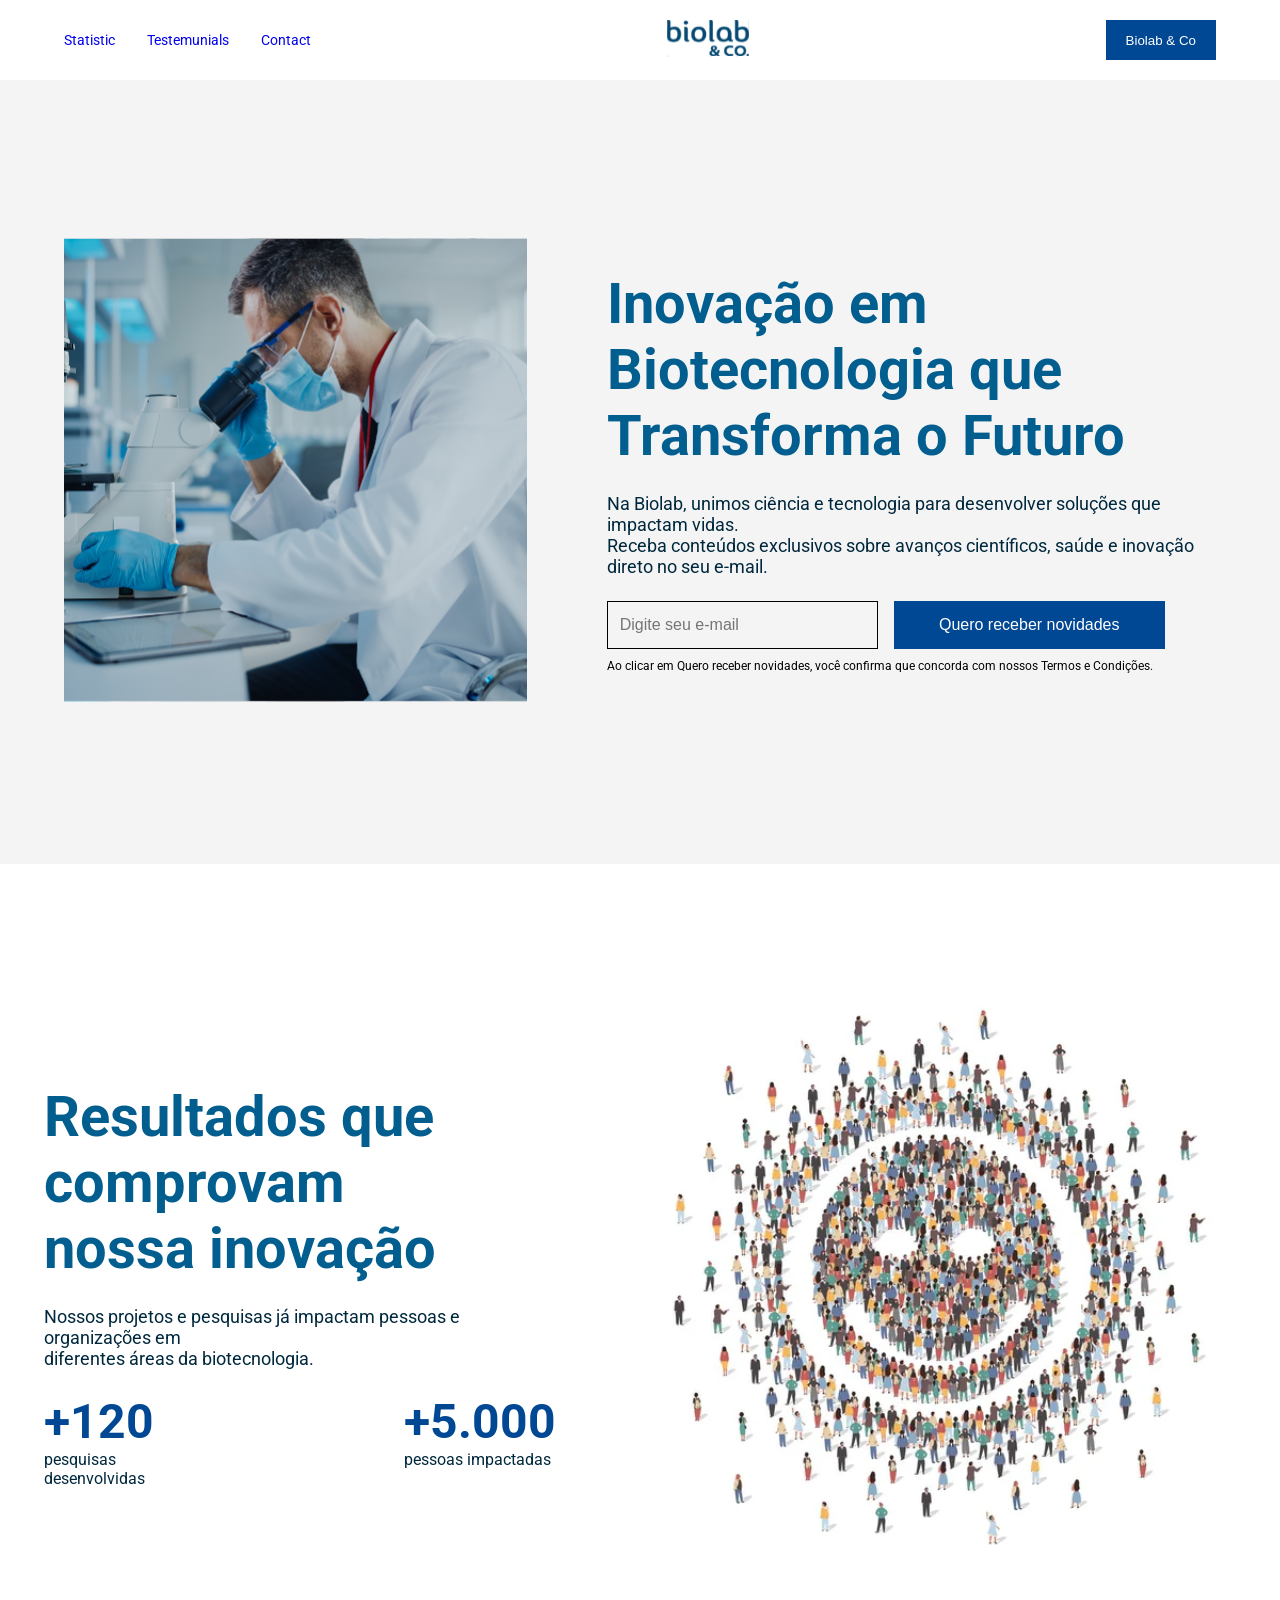
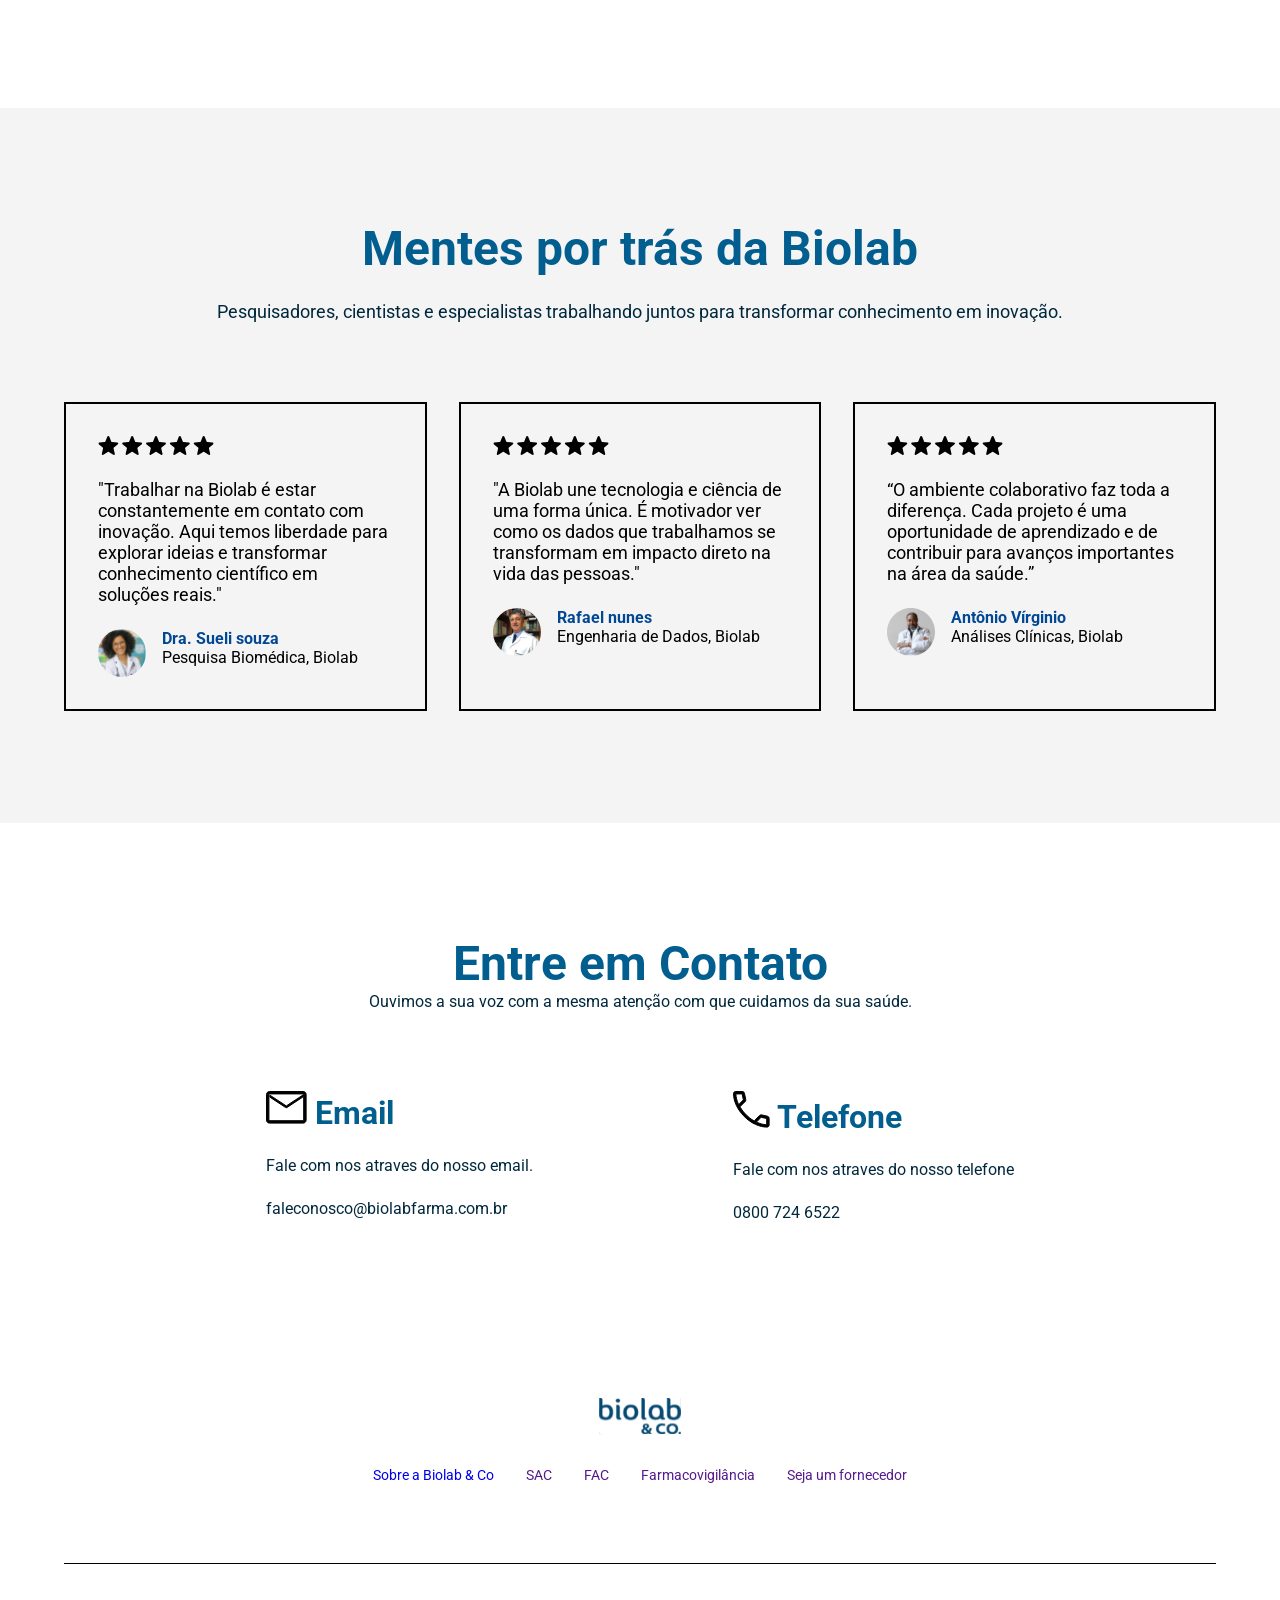
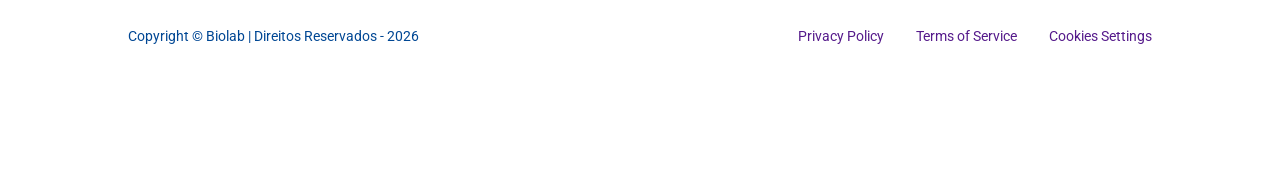
<file: index.html>
<!DOCTYPE html>
<html lang="pt-br">
<head>
    <meta charset="UTF-8">
    <meta name="viewport" content="width=device-width, initial-scale=1.0">
    <title>Biolab</title>
    <link rel="stylesheet" href="./src/style/global.css">
    <link rel="stylesheet" href="./src/style/style.css">
    <link rel="preconnect" href="https://fonts.googleapis.com">
    <link rel="preconnect" href="https://fonts.gstatic.com" crossorigin>
    <link href="https://fonts.googleapis.com/css2?family=Roboto:ital,wght@0,100..900;1,100..900&display=swap" rel="stylesheet">
</head>
<body>
    <header>
        <div class="header-nav">
            <nav>
                <a href="#statistic">Statistic</a>
                <a href="#personas">Testemunials</a>
                <a href="#contatos">Contact</a>               
            </nav>
            <a href="./index.html">
                <img class="logo" src="./src/assents/image/logo-menu 1.svg" alt="">
            </a>

      
            <section class="bnt-nav">
                <button>Biolab & Co</button>
            </section>
            </div>
           
        </div>
    </header>
    <main>

        <div class="header-2">
            <div class="header-img">
                <img src="./src/assents/image/medico_telescopio.svg" alt="">
            </div>
            <div class="header-text">
                <h1>Inovação em Biotecnologia que <span>Transforma o Futuro</span></h1>

                <h3>Na Biolab, unimos ciência e tecnologia para desenvolver soluções que
                    impactam vidas.
                    <span>Receba conteúdos exclusivos sobre avanços científicos, saúde e inovação
                    direto no seu e-mail.</span></h3>

                <div class="email">
                    <div class="bnt-email">
                        <input type="email" placeholder="Digite seu e-mail">
                        <button>Quero receber novidades</button>
                    </div>
                    <h4>Ao clicar em Quero receber novidades, você confirma que concorda com nossos Termos e Condições.</h4>
                </div>

            </div>
        </div>
        <div class="header-3" id="statistic">
            <div class="header-text">
                <h1>Resultados que comprovam <span>nossa inovação</span></h1>
                <h3>Nossos projetos e pesquisas já impactam pessoas e organizações em <span>diferentes áreas da biotecnologia.</span></h3>
                <div class="resultados">
                    <div class="pesquias-120">
                        <h1>+120</h1>
                        <h3>pesquisas desenvolvidas</h3>
                    </div>
                    <div class="pessoas-5000">
                        <h1>+5.000</h1>
                        <h3>pessoas impactadas</h3>
                    </div>
                </div>
            </div>
            <div class="header-img3">
                <img src="./src/assents/image/cara_feliz.svg" alt="">
            </div>
        </div>
        <div class="header-4" id="personas">
            <div class="he4-titulo">
                <h1>Mentes por trás da Biolab</h1>
                <h3>Pesquisadores, cientistas e especialistas trabalhando juntos para transformar conhecimento em inovação.</h3>
            </div>
            <div class="personas">
                <div class="perso-1">
                    
                    <img src="./src/assents/image/5estrelas.svg" alt="">
                    <h3>"Trabalhar na Biolab é estar constantemente em contato com inovação. Aqui temos liberdade para explorar ideias e transformar conhecimento científico em soluções reais."</h3>
                    
                    <div class="info-perso">
                        <img src="./src/assents/image/avatar1.svg" alt="">
                        <div class="perso-nome">
                            <h4 class="nome">Dra. Sueli souza</h4>
                            <h4 class="formacao">Pesquisa Biomédica, Biolab</h4>
                        </div>
                    </div>
                </div>
                <div class="perso-1">
                    
                    <img src="./src/assents/image/5estrelas.svg" alt="">
                    <h3>"A Biolab une tecnologia e ciência de uma forma única. É motivador ver como os dados que trabalhamos se transformam em impacto direto na vida das pessoas."</h3>
                    
                    <div class="info-perso">
                        <img src="./src/assents/image/avatar2.svg" alt="">
                        <div class="perso-nome">
                            <h4 class="nome">Rafael nunes</h4>
                            <h4 class="formacao">Engenharia de Dados, Biolab</h4>
                        </div>
                    </div>
                </div>
                <div class="perso-1">
                    
                    <img src="./src/assents/image/5estrelas.svg" alt="">
                    <h3>“O ambiente colaborativo faz toda a diferença. Cada projeto é uma oportunidade de aprendizado e de contribuir para avanços importantes na área da saúde.”</h3>
                    
                    <div class="info-perso">
                        <img src="./src/assents/image/avatar3.svg" alt="">
                        <div class="perso-nome">
                            <h4 class="nome">Antônio Vírginio</h4>
                            <h4 class="formacao">Análises Clínicas, Biolab</h4>
                        </div>
                    </div>
                </div>
            </div>
        </div>
        <div class="header-5" id="contatos">
            <div class="entre-contato">
                <h1>Entre em Contato</h1>
                <h3>Ouvimos a sua voz com a mesma atenção com que cuidamos da sua saúde.</h3>                
            </div>

            <div class="contatos">
                <div class="email">
                   
                    <h1>
                        <img src="./src/assents/image/vectorEmail.svg" alt="">
                        Email
                    </h1>
                    <h3>Fale com nos atraves do nosso email.</h3>
                    <h3>faleconosco@biolabfarma.com.br</h3>
                </div>

                <div class="telefone">
                    
                    <h1>
                        <img src="./src/assents/image/vectorTelefone.svg" alt="">
                        Telefone
                    </h1>
                    <h3>Fale com nos atraves do nosso telefone</h3>
                    <h3>0800 724 6522</h3>
                </div>
            </div>
        </div>

        <footer>
            <div>
                <img src="./src/assents/image/logo-menu 1.svg" alt="">
                <nav>
                    <a href="./sobre.html">Sobre a Biolab & Co</a>
                    <a href="">SAC</a>
                    <a href="">FAC</a>
                    <a href="">Farmacovigilância</a>
                    <a href="">Seja um fornecedor</a>
                </nav>
            </div>
            <div class="linha">
                <h3>Copyright © Biolab | Direitos Reservados - 2026</h3>
                <nav>
                    <a href="">Privacy Policy</a>
                    <a href="">Terms of Service</a>
                    <a href="">Cookies Settings</a>
                </nav>
            </div>
        </footer>
    </main>     
            
    
</body>
</html>
</file>
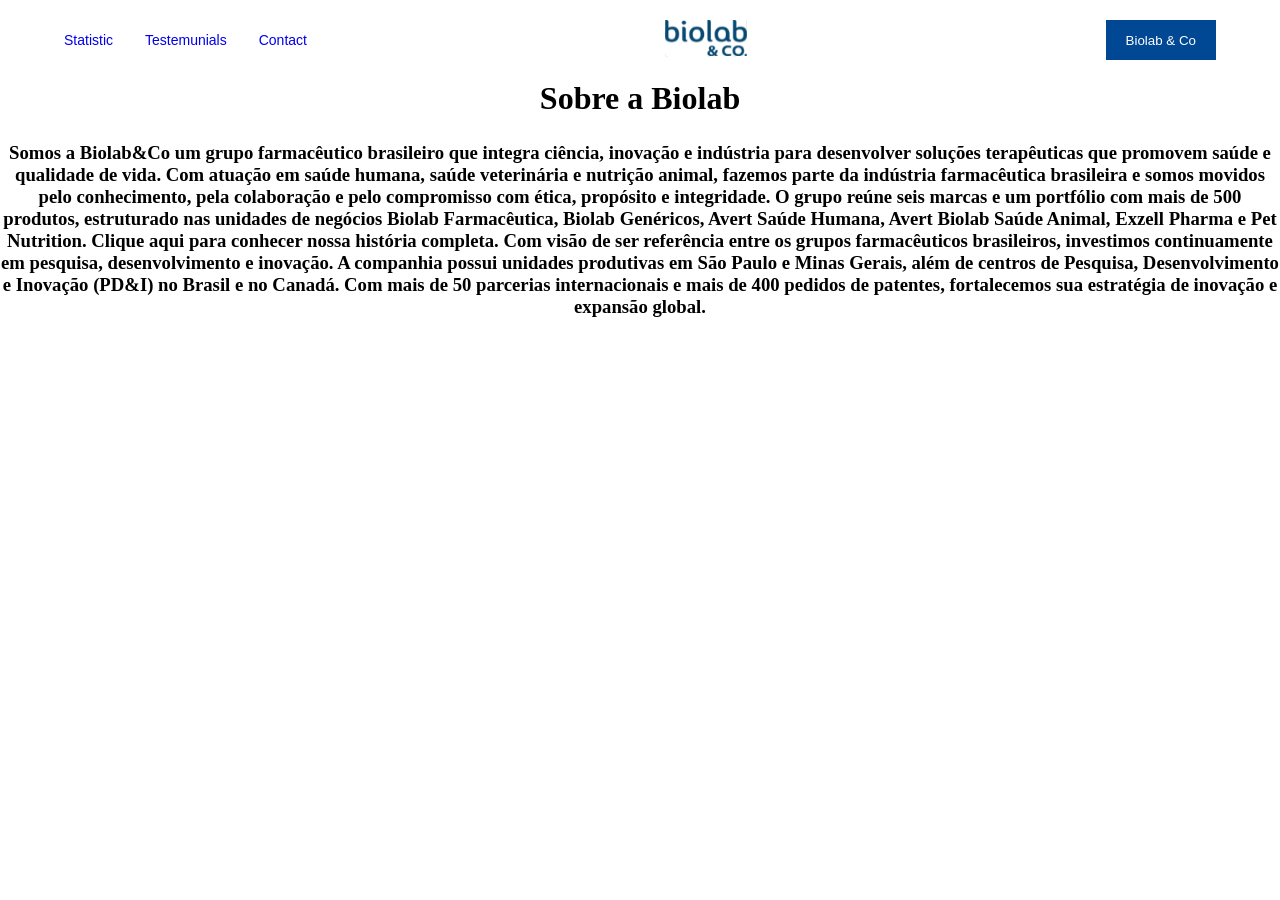
<file: sobre.html>
<!DOCTYPE html>
<html lang="en">
<head>
    <meta charset="UTF-8">
    <meta name="viewport" content="width=device-width, initial-scale=1.0">
    <link rel="stylesheet" href="./src/style/global.css">
    <link rel="stylesheet" href="./src/style/style.css">
    <title>sobre</title>
</head>
<body>
    <header>
        <div class="header-nav">
            <nav>
                <a href="#statistic">Statistic</a>
                <a href="#personas">Testemunials</a>
                <a href="#contatos">Contact</a>               
            </nav>
            <a href="./index.html">
                <img class="logo" src="./src/assents/image/logo-menu 1.svg" alt="">
            </a>

      
            <div class="bnt-nav">
                <button>Biolab & Co</button>
            </div>
        </div>
    </header>
    <main>
        <div class="sobre">
            <h1>Sobre a Biolab</h1>
            <h3>
                Somos a Biolab&Co um grupo farmacêutico brasileiro que integra ciência, inovação e indústria para desenvolver soluções terapêuticas que promovem saúde e qualidade de vida. Com atuação em saúde humana, saúde veterinária e nutrição animal, fazemos parte da indústria farmacêutica brasileira e somos movidos pelo conhecimento, pela colaboração e pelo compromisso com ética, propósito e integridade. O grupo reúne seis marcas e um portfólio com mais de 500 produtos, estruturado nas unidades de negócios Biolab Farmacêutica, Biolab Genéricos, Avert Saúde Humana, Avert Biolab Saúde Animal, Exzell Pharma e Pet Nutrition.
                Clique aqui para conhecer nossa história completa.
                
                Com visão de ser referência entre os grupos farmacêuticos brasileiros, investimos continuamente em pesquisa, desenvolvimento e inovação. A companhia possui unidades produtivas em São Paulo e Minas Gerais, além de centros de Pesquisa, Desenvolvimento e Inovação (PD&I) no Brasil e no Canadá. Com mais de 50 parcerias internacionais e mais de 400 pedidos de patentes, fortalecemos sua estratégia de inovação e expansão global.
            </h3>
        </div>


    </main>
</body>
</html>
</file>
<file: src/style/global.css>
*{
    padding: 0;
    margin: 0;
    box-sizing: border-box;
    text-decoration: none;
    border: none;
    background: none;
}

:root{
    --color-primario: #015E8F;
    --color-segundario: #004794;
    --color-tercerario: #00283D;
    --color-branco: #FFFFFF;
    --color-preto: #000000;

    --font-principal: "Roboto", sans-serif;
}
</file>
<file: src/style/style.css>
html{
    scroll-behavior: smooth;
}
header{
    width: 100%;
    display: flex;
    flex-direction: column;
}

span{
    display: block;
}

.header-nav{
    width: 100%;
    height: 40px;
    padding: 40px 64px;
    display: flex;
    justify-content: space-between;
    align-items: center;
    font-size: 16px;
    font-family: var(--font-principal);
    color: var(--color-segundario);
}

.header-nav > nav{
    display: flex;
    align-items: center;
    gap: 32px;
}
.logo{
    width: 84px;
    height: 37px;
}
.bnt-nav > button {
    height: 40px;
    padding: 8px 20px;
    background-color: var(--color-segundario);
    color: white;
}

.header-2{
    padding: 90px 64px;
    display: flex;
    justify-content: center;
    background-color: #F4F4F4;
    gap: 80px;    
}

.header-img > img{
    width: 100%;
    max-width: 600px;
    height: 600px;
}


.header-text{
    display: flex;
    flex-direction: column;
    justify-content: center;
    font-family: var(--font-principal);
    gap: 24px;
}

.header-text > h1 {
    color: var(--color-primario);
    font-size: 56px;
    
}
.header-text > h3{
    color: var(--color-tercerario);
    font-size: 18px;
    font-weight: normal;
    
}
.email{
    display: flex;
    flex-direction: column;
    gap: 10px;
}

.bnt-email{
    display: flex;
    gap: 16px;
}
.bnt-email > input{
    width: 271px;
    height: 48px;
    font-size: 16px;
    padding: 12px 12px;
    border: 1px solid black;
}
.bnt-email > button{
    width: 271px;
    height: 48px;
    font-size: 16px;
    padding: 12px 12px;
    background-color: var(--color-segundario);
    color: var(--color-branco);
}
.email > h4{
    font-family: var(--font-principal);
    font-size: 12px;
    font-weight: 400;
}
.header-3{
    display: flex;
    justify-content: center;
    gap: 80px;
    padding: 112px 64px;
    font-family: var(--font-principal);
}
.resultados{
    display: flex;
    gap: 250px;
}
.resultados > .pesquias-120 > h1, .resultados > .pessoas-5000 > h1{
    font-size: 48px;
    color: var(--color-segundario);
}
.resultados > .pesquias-120 > h3, .resultados > .pessoas-5000 > h3{
    font-size: 16px;
    font-weight: normal;
    color: var(--color-tercerario);
}

.pesquias-120{
    display: flex;
    flex-direction: column;
}
.pessoas-5000{
    display: flex;
    flex-direction: column;
}
.header-img3{
    width: 100%;
    max-width: 600px;
    height: auto;
}
.header-4{
    background-color: #F4F4F4;
    padding: 112px 64px;
    display: flex;
    gap: 80px;
    flex-direction: column;
    text-align: center;
    font-family: var(--font-principal);
}
.he4-titulo{
    display: flex;
    flex-direction: column;
    gap: 24px;
}
.he4-titulo > h1{
    font-size: 48px;
    font-weight: bold;
    color: var(--color-primario);
}
.he4-titulo > h3{
    font-size: 18px;
    font-weight: normal;
    color: var(--color-tercerario);
}
.personas{
    display: flex;
    justify-content: center;
    gap: 32px;

}
.perso-1{
    display: flex;
    flex-direction: column;
    border: 2px solid black;
    width: 400px;
    padding: 32px 32px;
    gap: 24px;
    text-align: start;
    
    
}
.perso-1 > img{
    width: 116px;
    height: 18.89px;
}
.perso-1 > h3{
    font-weight: normal;
    font-size: 18px;

}
.info-perso{
    display: flex;
    gap: 16px;
}
.perso-nome > .nome{
    color: var(--color-segundario);
}

.perso-nome > .formacao{
    font-size: 16px;
    font-weight: normal;
}

.perso-2{
    display: flex;
    flex-direction: column;
    border: 2px solid black;
    width: 400px;
    padding: 32px 32px;
    gap: 24px;
    text-align: start;
}
.perso-2 > img{
    width: 116px;
    height: 18.89px;
}
.perso-2 > h3{
    font-weight: normal;
    font-size: 18px;

}
.info-perso{
    display: flex;
    gap: 16px;
}
.perso-nome > .nome{
    color: var(--color-segundario);
}

.perso-nome > .formacao{
    font-size: 16px;
    font-weight: normal;
}

.header-5{
    display: flex;
    flex-direction: column;
    padding: 112px 64px;
    font-family: var(--font-principal);
    gap: 80px;
}

.header-5 > .entre-contato > h1{
    font-size: 48px;
    text-align: center;
    font-weight: bold;
    color: var(--color-primario);       
}
.header-5 > .entre-contato > h3{
    font-size: 16px;
    text-align: center;
    font-weight: normal;
    color: var(--color-tercerario);
}
.contatos{
    display: flex;
    justify-content: center;
    gap: 200px;
}

.contatos > div > h1{
    font-size: 32px;
    font-weight: bold;
    color: var(--color-primario);
}
.contatos > div > h3{
    font-size: 16px;
    font-weight: normal;
    color: var(--color-tercerario);
}
.contatos > div > img{
    width: 48px;
    height: 48px;
}

.contatos > .telefone,.contatos > .email{
    display: flex;
    flex-direction: column;
    gap: 24px;
}
footer{
    padding: 64px 64px;
    display: flex;
    flex-direction: column;
    gap: 80px;
    font-family: var(--font-principal);
}
footer > div{
    display: flex;
    flex-direction: column;
  
    align-items: center;
    gap: 32px;
    font-family: var(--font-principal);
}
footer > div > img{
    width: 84px;
    height: 37px;
}
footer > div > nav {
    display: flex;
    gap: 32px;
    color: var(--color-segundario);
}
footer > .linha{
    padding: 64px 64px;
    display: flex;
    flex-direction: row;
    border-top: 1px solid black;
    justify-content: space-between;    
}

.linha > h3,nav{
    font-size: 14px;
    font-weight: normal;
    color: var(--color-segundario);
}

.sobre{
    display: flex;
    flex-direction: column;
    gap: 25px;
    text-align: center;

}
@media (max-width: 1024px){

    .header-2,
    .header-3{
        flex-direction: column;
        align-items: center;
        text-align: center;
        gap: 40px;
    }

    .header-text > h1{
        font-size: 42px;
    }

    .num{
        justify-content: center;
        gap: 80px;
    }
    .contatos{
        flex-wrap: wrap;
    }
    .personas{
        flex-wrap: wrap;
    }

    .text{
        justify-content: center;
        gap: 60px;
    }

    .bnt-email{
        flex-direction: column;
        align-items: center;
    }

    .bnt-email > input,
    .bnt-email > button{
        width: 100%;
        max-width: 400px;
    }
}
</file>
